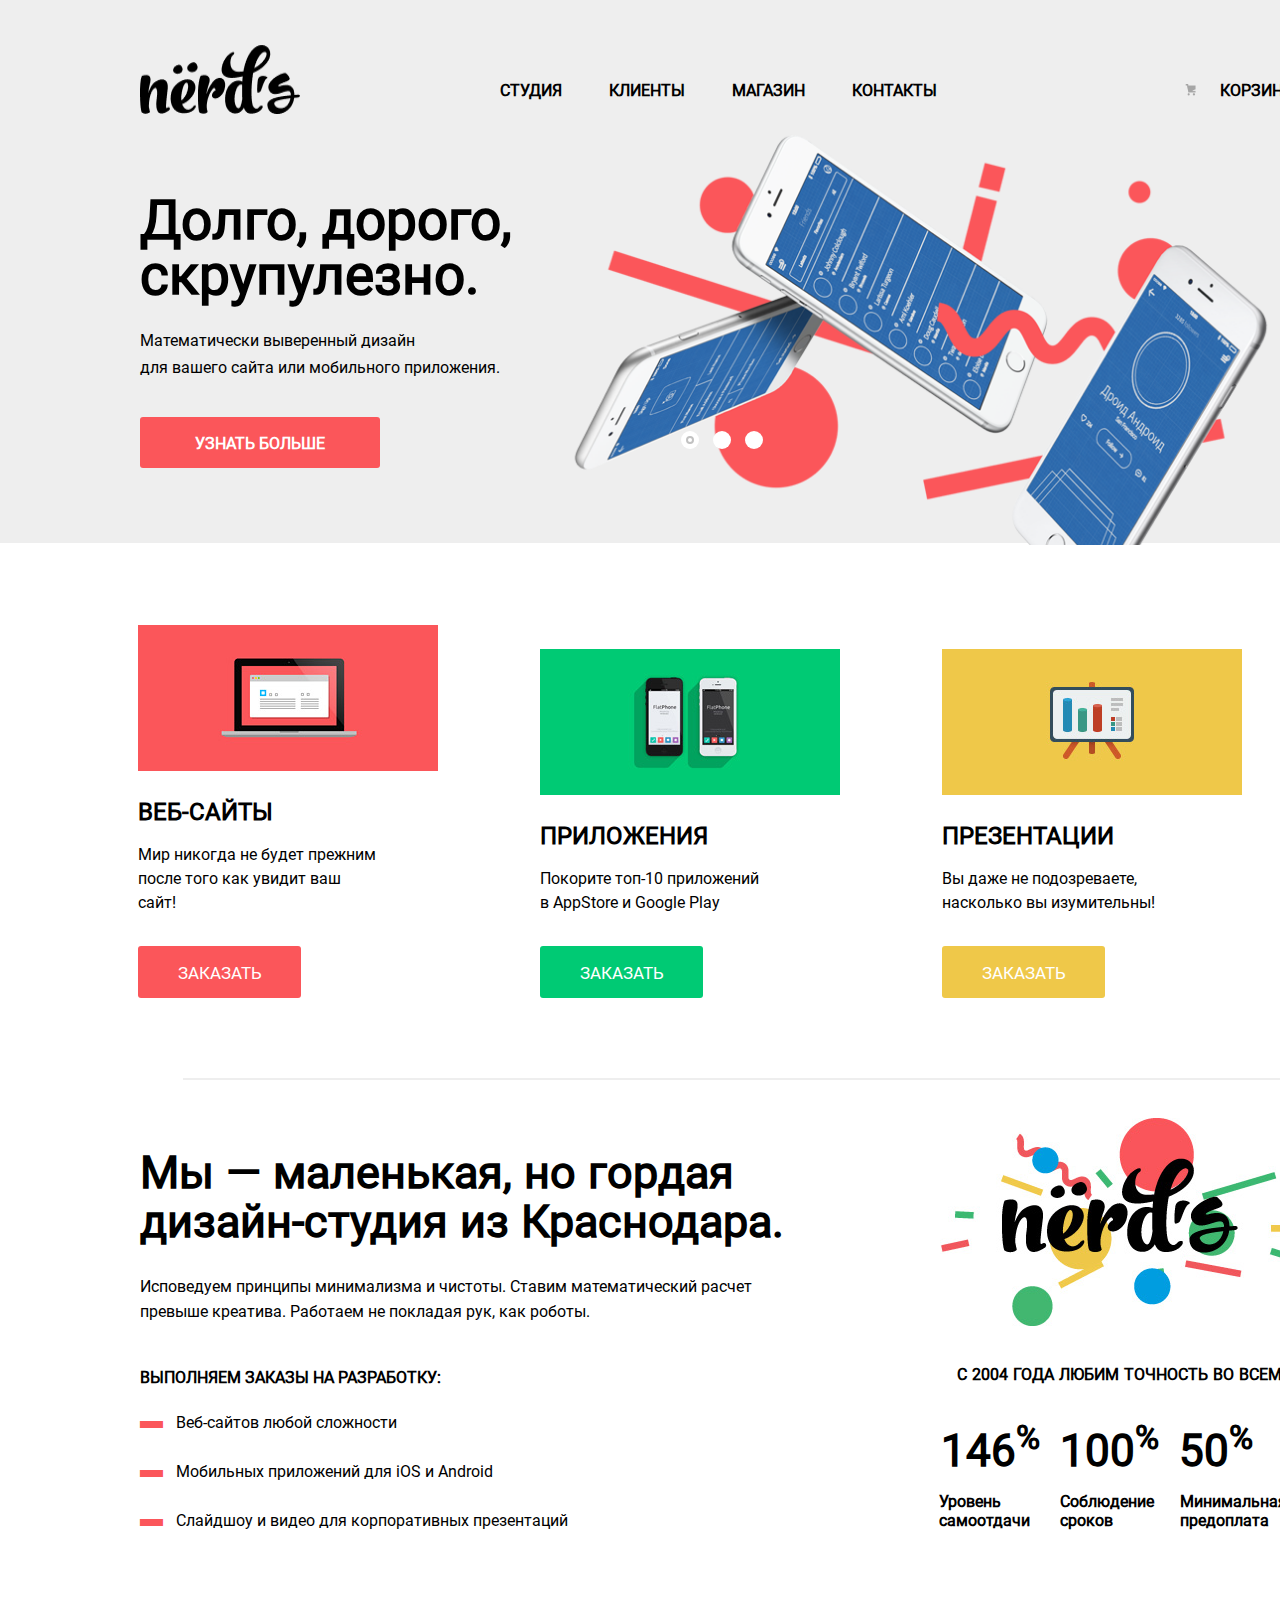
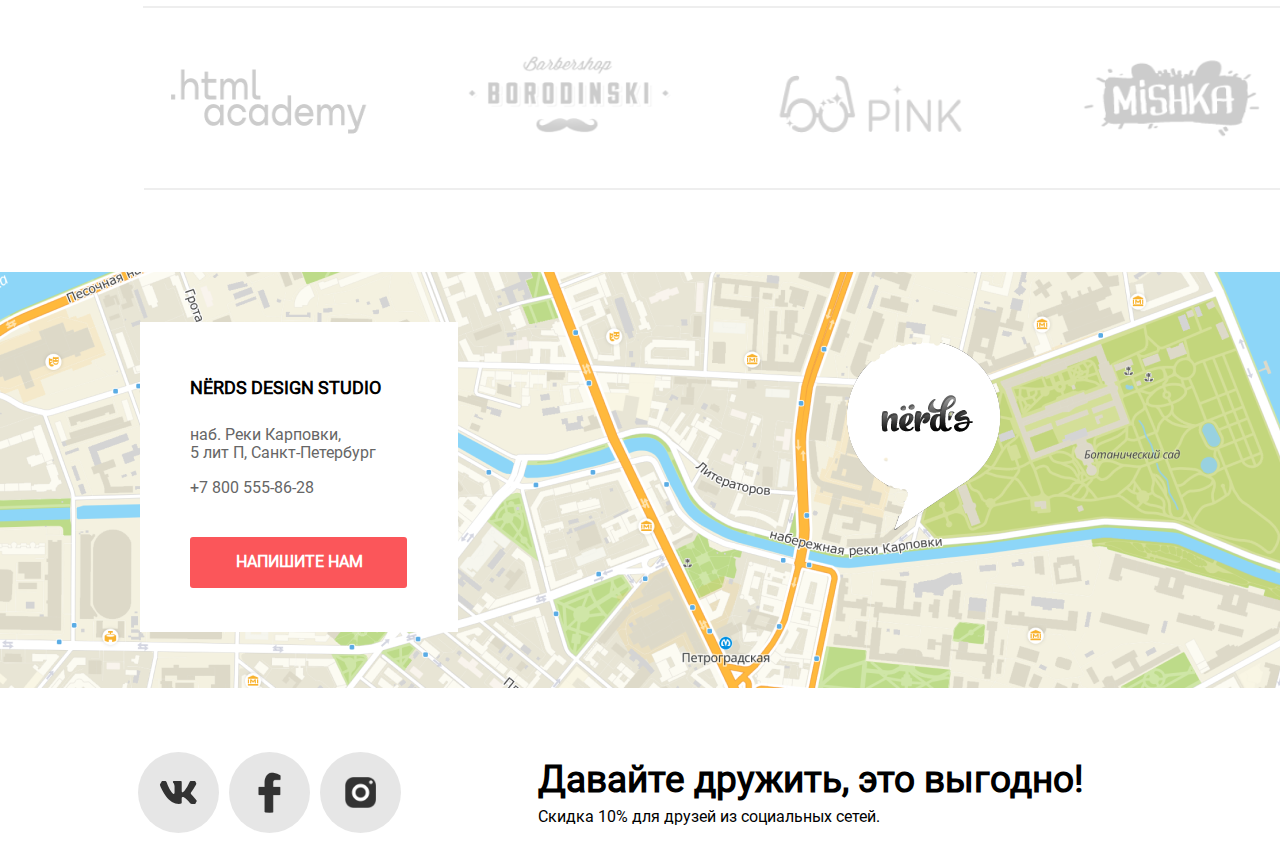
<file: index.html>
<!DOCTYPE html>
<html lang="en" dir="ltr">
<head>
  <meta charset="utf-8">
  <title>HTML Academy: Нёрдс Muy</title>
  <link rel="stylesheet" href="css/normalize.css" type="text/css" />
  <link rel="stylesheet" href="css/style.css" type="text/css" />
</head>
<body>
  <header class="header">
    <div class="main">
      <img  class = "logo" src="./img/nerds_logo.png" width="170" height="40" alt="логотип">
      <nav class= "menu-index"  >
        <ul>
          <li class="menu-item"><a href="#">студия</a></li>
          <li class="menu-item"><a href="#">клиенты</a></li>
          <li class="menu-item"><a href ='catalog.html'>Магазин</a></li>
          <li class="menu-item" ><a href="#"> контакты</a></li>
          <li class="menu-item-cart" ><a href="#">
            <img  class = "logo1" src="./img/cart_icon.png" width="15" height="15" alt="корзина">корзина</a></li>
          </ul>
        </nav>
        <section class="section-slider">
          <div class="slide">
            <div class="new-knew"><a class="button" href="#">Узнать больше</a></div>
          </div>
        </section>
        <ul class="slider_picture">
          <li>
            <input type="radio" id="slide1" name="slide" checked>
            <label class="slider_picture_label_small" for="slide1"></label>
            <label class="slider_picture_label" for="slide1"></label>
            <h2>Долго, дорого,
              скрупулезно.</h2>
              <p>
                Математически выверенный дизайн
                для вашего сайта или мобильного приложения.
              </p>
              <!--  -->
              <img src="img/index.png" alt="фон меню" width="760" height="431">
            </li>
            <li>
              <input type="radio" id="slide2" name="slide">
              <label class="slider_picture_label_small" for="slide2"></label>
              <label class="slider_picture_label" for="slide2"></label>
              <h2>Любим математику
                как никто другой</h2>
                <p>
                  Никакого кратива, только математические формулы
                  для расчета идеальных пропорций
                </p>
                <img src="img/index_slide2.png" alt="фон меню слайд2" width="760" height="431">
              </li>
              <li>
                <input type="radio" id="slide3" name="slide">
                <label class="slider_picture_label_small" for="slide3"></label>
                <label class="slider_picture_label" for="slide3"></label>
                <h2>Только ночь,
                  только хардкор</h2>
                  <p>
                    Работать днем, как все? Мы против этого.
                    Ближе к полуночи работа только начинается.
                  </p>
                  <img src="img/index_slide3.png" alt="фон меню слайд3" width="760" height="431">
                </li>
              </ul>

            </div>
          </header>
          <div class="main">
            <section class="services">
              <ul>
                <li>
                  <img src="img/sait.jpg" alt="Веб-сайты" width="300" height="146">
                  <h3>Веб-сайты</h3>
                  <p class="services-info">Мир никогда не будет прежним
                    после того как увидит ваш сайт!</p>
                    <a class= "button-web" href="#">Заказать</a>
                  </li>
                  <li>
                    <img src="img/play.png" alt="Приложения" width="300" height="146">
                    <h3>Приложения</h3>
                    <p class="services-info-AppStore">Покорите топ-10 приложений
                      в AppStore и Google Play</p>
                      <a class= "button-application" href="#">Заказать</a>
                    </li>
                    <li>
                      <img src="img/presen.png" alt="Презентации" width="300" height="146">
                      <h3>Презентации</h3>
                      <p class="services-info">Вы даже не подозреваете,
                        насколько вы изумительны!</p>
                        <a class ="button-presentation" href="#">Заказать</a>
                      </li>
                    </ul>
                    <hr class= "line"/>
                  </section>
                  <section class="company">
                    <div>
                      <h2 class="header-title">Мы — маленькая, но гордая
                        дизайн-студия из Краснодара.</h2>
                        <p class="header-info">Исповедуем принципы минимализма и чистоты. Ставим математический расчет
                          превыше креатива. Работаем не покладая рук, как роботы.</p>
                          <p class="detail-list-title">Выполняем заказы на разработку:</p>
                          <ul class="detail-list">
                            <li>Веб-сайтов любой сложности</li>
                            <li>Мобильных приложений для iOS и Android</li>
                            <li>Слайдшоу и видео для корпоративных презентаций</li>
                          </ul>
                        </div>
                      </section>
                      <section class="company">
                        <div class ="work">
                          <img src="img/nerds.png" alt= "nerds" width="360" height="280">
                          <div class = "since">с 2004 года Любим точность во всем:</div>
                          <ul class = "since-advantage-procent">
                            <li>146<sup>%</sup></li>
                            <li>100<sup>%</sup></li>
                            <li>50<sup>%</sup></li>
                          </ul>
                          <ul  class = "since-advantage">
                            <li>Уровень самоотдачи</li>
                            <li>Соблюдение сроков</li>
                            <li>Минимальная предоплата</li>
                          </ul>
                        </div>
                      </section>
                      <hr class = "line"/>
                      <section class="customers">
                        <ul>
                          <li>
                            <a href="#">
                              <img src="img/logo_htmlacademy.png" alt="logo_htmlacademy" width="220" height="86">
                            </a>
                          </li>
                          <li>
                            <a href="#">
                              <img src="img/logo_borodinsky.png" alt="logo_borodinsky" width="209" height="90">
                            </a>
                          </li>
                          <li>
                            <a href="#">
                              <img class="customers-pink" src="img/logo_pink.png" alt="logo_pink" width="185" height="52">
                            </a>
                          </li>
                          <li>
                            <a href="#">
                              <img class= "customers-mishka" src="img/logo_mishka.png" alt = "logo_mishka" width="173" height="84">
                            </a>
                          </li>
                        </ul>
                      </section>
                      <hr class="gorizontal-line" />
                    </div>
                    <footer>
                      <section class="adress">
                        <img src="img/map.png"
                        alt="Дизайн-студия NЁRDS расположена по адресу г. Санкт-Петербург, ул. Б. Конюшенная, д. 19/8" width="1440"
                        height="416">
                        <div class="main">
                          <div class="metka">
                            <img  src="img/metka.png" alt="metka" width="231" height="190"/>
                          </div>
                          <div class = "nerds">
                            <div>
                              <b>NЁRDS DESIGN STUDIO</b>
                              <p>наб. Реки Карповки,
                                5 лит П, Санкт-Петербург</p>
                                <p class = "tel"><a  href="tel:+78122757575">+7 800 555-86-28</a></p>
                                <a class="write-us button" href="#modal_open">Напишите нам</a>
                              </div>
                            </div>
                            <!-- окно -->
                            <!-- модальное окно -->
                            <!-- задний план модального окна -->
                            <div id="modal_open" class="background-modal">
                              <!-- само модальное окно -->
                              <div class="modal-content">
                                <!-- инфо в окне -->
                                <div class = "window">
                                  Напишите нам
                                  <ul class="sending">
                                    <li class="sending-form">
                                      <label class="data" for="login">Ваше имя:</label>
                                      <input autocapitalize="off"  name="login" id="login" placeholder="Имя Фамилия" required>
                                    </li>
                                    <li class="sending-form">
                                      <label class="data" for="email">Ваш e-mail:</label>
                                      <input type="email" name="email" id="email" placeholder="email@example.com" required>
                                    </li>
                                  </ul>
                                  <div class="data-text-email">
                                    <label  for="feedback-textarea">Текст письма:</label>
                                    <textarea name="text" id="feedback-textarea" placeholder="В свободной форме" required rows="5"></textarea>
                                  </div>
                                  <div >
                                    <button class="button-send"  type="button">Отправить</button>

                                  </div>
                                  <a href="#"  title="Закрыть модальное окно" class="close">×</a>
                                </div>
                              </div>
                            </div>
                          </div>
                          <!--  -->
                        </section>
                        <div class="main">
                          <div class="footer-website">
                            <ul class = "icons">
                              <li>
                                <a href="#" class="footer-btn footer-btn-vk">
                                  <img src="./img/vk.svg" alt="vk_icon" width="81" height="81"></a>
                                </li>
                                <li>
                                  <a href="#" class="footer-btn footer-btn-facebook">
                                    <img src="./img/facebook.png" alt="facebook_icon" width="81" height="81"></a>
                                  </li>
                                  <li>
                                    <a href="#" class="footer-btn footer-btn-inst">
                                      <img src="./img/instagram.png" alt="instagram_icon" width="81" height="81"></a>
                                    </li>
                                  </ul>
                                  <div class="footer-right-column">
                                    <h2 class="title">Давайте дружить, это выгодно!</h2>
                                    <p class="info">Скидка 10% для друзей из социальных сетей.</p>
                                  </div>
                                </div>
                              </div>
                            </footer>
                          </body>
                          </html>
</file>
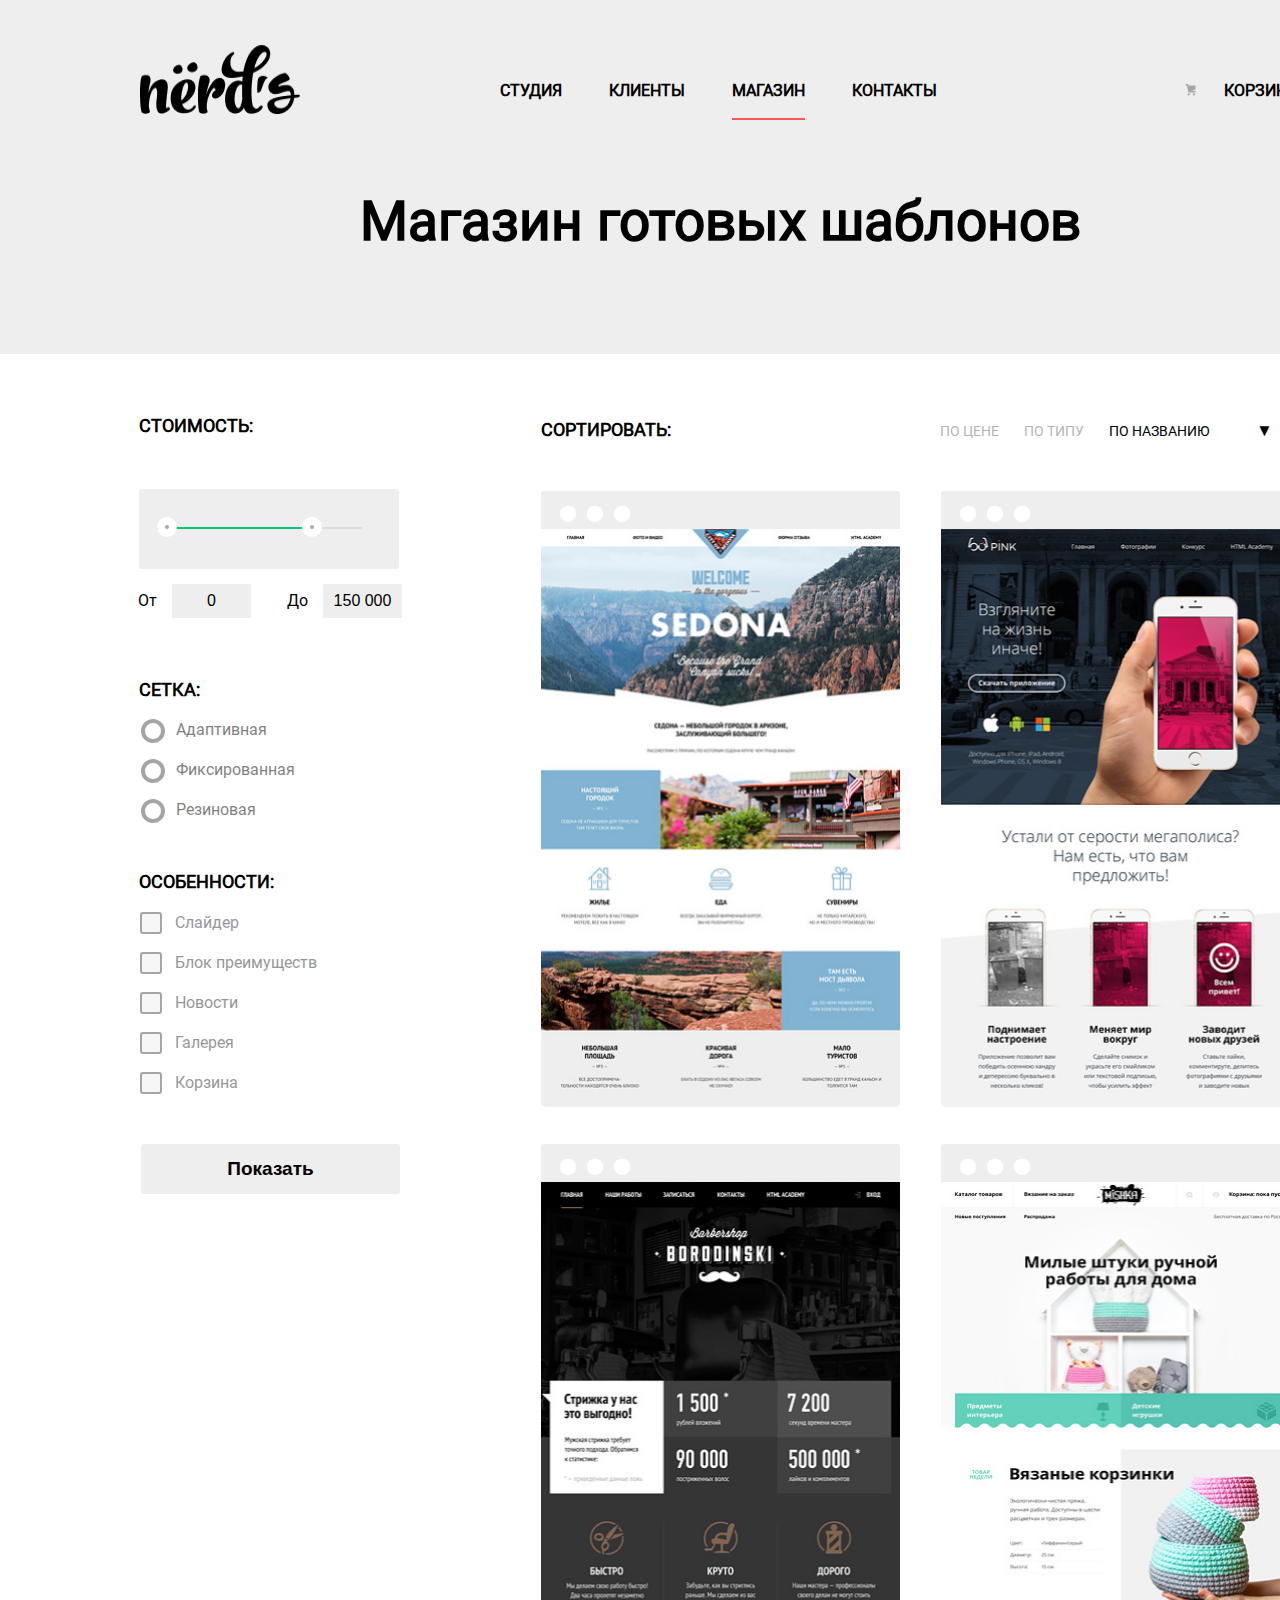
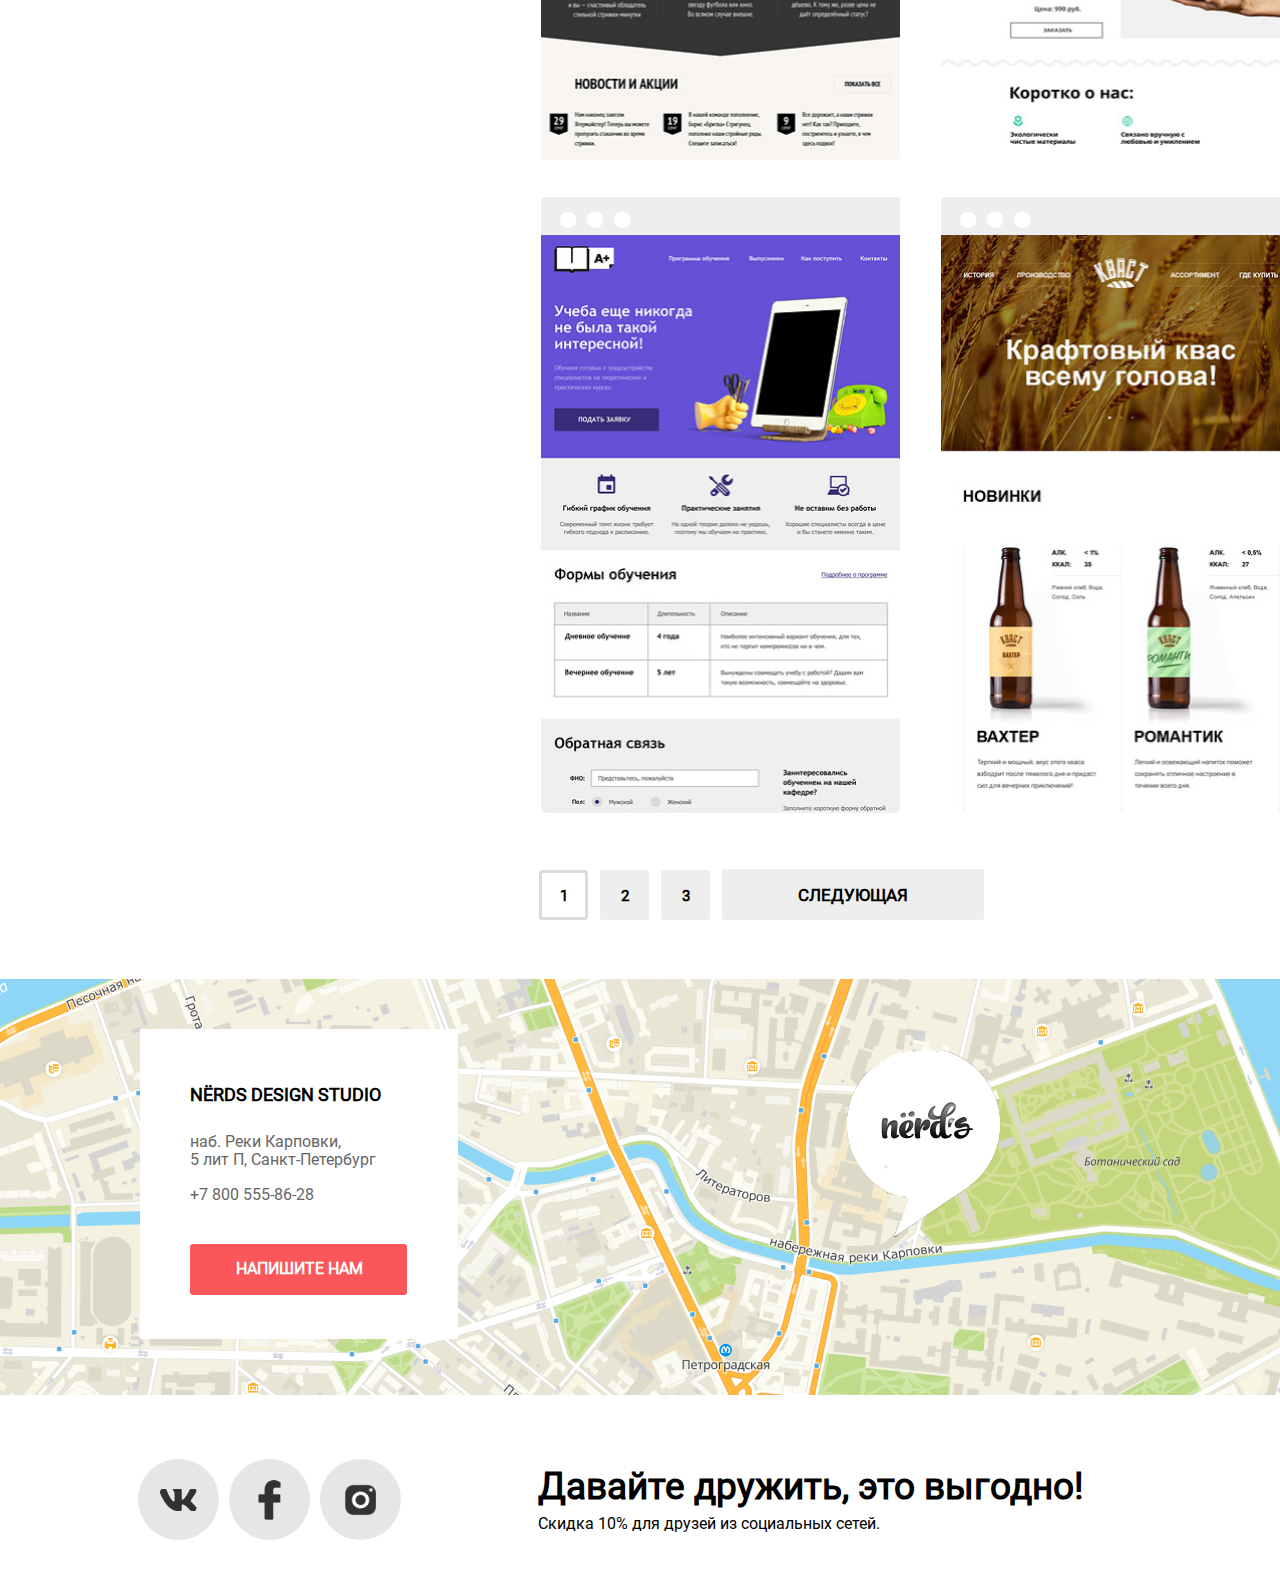
<file: catalog.html>
<!DOCTYPE html>
<html lang="en" dir="ltr">
<head>
  <meta charset="utf-8">
  <title>HTML Academy: Нёрдс Muy</title>
  <link rel="stylesheet" href="css/normalize.css" type="text/css" />
  <link rel="stylesheet" href="css/style.css" type="text/css" />
</head>
<body>
  <header class="header-catalog">
    <div class="main">
      <a href = 'index.html'><img  class = "logo" src="./img/nerds_logo.png" width="170" height="40" alt="логотип"></a>
      <nav class="menu-index">
        <ul>
          <li class="menu-item"><a href="#">студия</a></li>
          <li class="menu-item"><a href="#">клиенты</a></li>
          <li class="menu-item"><a href="#" class="current-menu-item">магазин</a></li>
          <li class="menu-item" ><a href="#"> контакты</a></li>
          <li class="menu-item-cart" ><a href="#">
            <img  class = "logo" src="./img/cart_icon.png" width="15" height="15" alt="корзина">
            корзина</a></li>
          </ul>
        </nav>
        <h1 class="shop"> Магазин готовых шаблонов</h1>
      </div>
    </header>
    <div class="main">
      <div class="middle">
        <section class="middle-section">
          <div class = "background-band">
            <div class = "band">
              <div class ="band-big-round">
                <div class ="band-small-round"></div>
              </div>
              <div class ="band-big-round-two">
                <div class ="band-small-round"></div>
              </div>
            </div>
          </div>
          <section class="filters">
            <form method="post" action="https://echo.htmlacademy.ru/">
              <fieldset>
                <legend>Стоимость:</legend>
              </fieldset>
              <div class = "min-max-price">
                <label>От
                  <input class = "min-max-price-text" type="text" name="min" value="0">
                </label>
                <label >До
                  <input  class = "min-max-price-text" type="text" name="max" value="150 000">
                </label>
              </div>
              <fieldset class=layout >
                <legend class = "setka">Сетка:</legend>
                <section class="block-radio">
                  <div class="radio">
                    <input class="radio-input" name="adaptive" type="radio" id="adaptive">
                    <label class="radio-label" for="adaptive">Адаптивная</label>
                  </div>
                  <div class="radio">
                    <input class="radio-input" name="fixed" type="radio" id="fixed">
                    <label class="radio-label" for="fixed">Фиксированная</label>
                  </div>
                  <div class="radio">
                    <input class="radio-input" name="fluid" type="radio" id="fluid">
                    <label class="radio-label" for="fluid">Резиновая</label>
                  </div>
                </section>
              </fieldset>
              <fieldset>
                <legend class="features">Особенности:</legend>
                <div class="checkbox">
                  <input class="checkbox-input" name="slider" type="checkbox" id="slider">
                  <label class="checkbox-label" for="slider">Слайдер</label>
                </div>
                <div class="checkbox">
                  <input class="checkbox-input" name="advantages-block" type="checkbox" id="advantages-block">
                  <label class="checkbox-label" for="advantages-block">Блок преимуществ</label>
                </div>
                <div class="checkbox">
                  <input class="checkbox-input" name="news" type="checkbox" id="news">
                  <label class="checkbox-label" for="news">Новости</label>
                </div>
                <div class="checkbox">
                  <input class="checkbox-input" name="gallery" type="checkbox" id="gallery">
                  <label class="checkbox-label" for="gallery">Галерея</label>
                </div>
                <div class="checkbox">
                  <input class="checkbox-input" name="cart" type="checkbox" id="cart">
                  <label class="checkbox-label" for="cart">Корзина</label>
                </div>

              </fieldset>
              <button class="button-info-left">Показать</button>
            </form>
          </section>
        </section>
        <section class="middle-right">
          <div  class="sort">
            СОРТИРОВАТЬ:
            <div class="sort-by">
              <ul class ="sort-by-item">
                <li class="sort-by-item-next"><a href="#">По цене</a></li>
                <li class="sort-by-item-next"><a href="#">По типу</a></li>
                <li class="sort-by-item-current">По названию</li>
              </ul>
            </div>
            <ul class ="sort-by-item-up-down" >
              <li>&#9660;</li>
              <li>&#9650;</li>
            </ul>
          </div>
          <div class="img-website">
            <uL class="img-screen-website">
              <li><p class = "round-screen">  </p>

                <img src="img/sedona.png" alt="Скриншот сайта Sedona"  width="359" height="578" >
                <div class="info-img">
                  <div class="block-info-img">
                    <div class="block-info-bottom">
                      <a href="#">
                        <h3>Sedona</h3>
                      </a>
                      <p class="sedona">Информационный сайт
                        для туристов</p>
                        <a class="button-price" href="#">9 900 руб.</a>
                      </div>
                    </div>
                  </div>
                </li>
                <li><p class = "round-screen">  </p>
                  <img src="img/2pink.png" alt="Скриншот сайта 2pink" width="359" height="578">
                  <div class="info-img">
                    <div class="block-info-img">
                      <div class="block-info-bottom">
                        <a href="#">
                          <h3>Pink APP</h3>
                        </a>
                        <p>Продуктовый лендинг приложения для iOS и Android</p>
                        <a class="button-price" href="#">9 900 руб.</a>
                      </div>
                    </div>
                  </div></li>
                </uL>
                <uL class="img-screen-website">
                  <li><p class = "round-screen"></p>
                    <img src="img/barbershop.png" alt="Скриншот сайта Barbershop" width="359" height="578">
                    <div class="info-img">
                      <div class="block-info-img">
                        <div class="block-info-bottom">
                          <a href="#">
                            <h3>Barbershop</h3>
                          </a>
                          <p>Сайт салоны красоты. Для мужчин, да.</p>
                          <a class="button-price" href="#">9 900 руб.</a>
                        </div>
                      </div>
                    </div></li>
                    <li><p class = "round-screen">  </p>
                      <img src="img/mishka.png" alt="Скриншот сайта MISHKA"  width="359" height="578">
                      <div class="info-img">
                        <div class="block-info-img">
                          <div class="block-info-bottom">
                            <a href="#">
                              <h3>MISHKA</h3>
                            </a>
                            <p>Интернет-магазин вязаных игрушек</p>
                            <a class="button-price" href="#">9 900 руб.</a>
                          </div>
                        </div>
                      </div></li>
                    </uL>
                    <uL class="img-screen-website">
                      <li><p class = "round-screen"></p>
                        <img src="img/aplus.png" alt="Скриншот сайта A Plus"  width="359" height="578">
                        <div class="info-img">
                          <div class="block-info-img">
                            <div class="block-info-bottom">
                              <a href="#">
                                <h3>A Plus</h3>
                              </a>
                              <p>Лендинг курсов повышения квалификации</p>
                              <a class="button-price" href="#">9 900 руб.</a>
                            </div>
                          </div>
                        </div></li>
                        <li><p class = "round-screen">  </p>
                          <img src="img/kvast.png" alt="Скриншот сайта КВАСТ" width="359" height="578">
                          <div class="info-img">
                            <div class="block-info-img">
                              <div class="block-info-bottom">
                                <a href="#">
                                  <h3>КВАСТ</h3>
                                </a>
                                <p>Промо-сайт производителя крафтового кваса</p>
                                <a class="button-price" href="#">9 900 руб.</a>
                              </div>
                            </div>
                          </div></li>
                        </uL>
                      </div>
                      <div class="page">
                        <ul>
                          <li><a class = "page-number-one">1</a></li>
                          <li><a class = "page-number" href="#">2</a></li>
                          <li><a class = "page-number" href="#">3</a></li>
                          <li><a class = "page-number-next" href="#">Следующая</a></li>
                        </ul>
                      </div>
                    </section>
                  </div>
                </div>
                <footer>
                  <section class="adress">
                    <img src="img/map.png"
                    alt="Дизайн-студия NЁRDS расположена по адресу г. Санкт-Петербург, ул. Б. Конюшенная, д. 19/8" width="1440"
                    height="416">
                    <div class="main">
                      <div class="metka">
                        <img  src="img/metka.png" alt="metka" width="231" height="190"/>
                      </div>
                      <div class = "nerds">
                        <div>
                          <b>NЁRDS DESIGN STUDIO</b>
                          <p>наб. Реки Карповки,
                            5 лит П, Санкт-Петербург</p>
                            <p class = "tel"><a  href="tel:+78122757575">+7 800 555-86-28</a></p>
                            <a class="write-us button" href="#modal_open">Напишите нам</a>
                          </div>
                        </div>
                        <!-- окно -->
                        <!-- модальное окно -->
                        <!-- задний план модального окна -->
                        <div id="modal_open" class="background-modal">
                          <!-- само модальное окно -->
                          <div class="modal-content">
                            <!-- инфо в окне -->
                            <div class = "window">
                              Напишите нам
                              <ul class="sending">
                                <li class="sending-form">
                                  <label class="data" for="login">Ваше имя:</label>
                                  <input autocapitalize="off"  name="login" id="login" placeholder="Имя Фамилия" required>
                                </li>
                                <li class="sending-form">
                                  <label class="data" for="email">Ваш e-mail:</label>
                                  <input type="email" name="email" id="email" placeholder="email@example.com" required>
                                </li>
                              </ul>
                              <div class="data-text-email">
                                <label  for="feedback-textarea">Текст письма:</label>
                                <textarea name="text" id="feedback-textarea" placeholder="В свободной форме" required rows="5"></textarea>
                              </div>
                              <div >
                                <button class="button-send"  type="button">Отправить</button>

                              </div>
                              <a href="#"  title="Закрыть модальное окно" class="close">×</a>
                            </div>
                          </div>
                        </div>
                      </div>
                      <!--  -->
                    </section>
                    <div class="main">
                      <div class="footer-website">
                        <ul class = "icons">
                          <li>
                            <a href="#" class="footer-btn footer-btn-vk">
                              <img src="./img/vk.svg" alt="vk_icon" width="81" height="81"></a>
                            </li>
                            <li>
                              <a href="#" class="footer-btn footer-btn-facebook">
                                <img src="./img/facebook.png" alt="facebook_icon" width="81" height="81"></a>
                              </li>
                              <li>
                                <a href="#" class="footer-btn footer-btn-inst">
                                  <img src="./img/instagram.png" alt="instagram_icon" width="81" height="81"></a>
                                </li>
                              </ul>
                              <div class="footer-right-column">
                                <h2 class="title">Давайте дружить, это выгодно!</h2>
                                <p class="info">Скидка 10% для друзей из социальных сетей.</p>
                              </div>
                            </div>
                          </div>
                        </footer>
                      </body>
                      </html>
</file>
<file: css/style.css>
@font-face {
  font-family: "Roboto";
  src: url("../fonts/roboto.woff"), url("../fonts/roboto.woff2");
  font-weight: normal;
  font-style: normal;
}

@font-face {
  font-family: "Robotobold";
  src: url("../fonts/robotobold.woff"), url("../fonts/robotobold.woff2");
  font-weight: normal;
  font-style: normal;
}

@font-face {
  font-family: "Robotomedium";
  src: url("../fonts/robotomedium.woff"), url("../fonts/robotomedium.woff2");
  font-weight: normal;
  font-style: normal;
}

body {
  min-width: 1440px;
  margin: 0 auto;
  padding: 0;
  margin-left: auto;
  background-color: white;
  color: black;
  font-family: "Roboto", "Robotobold", "Robotomedium";
  font-weight: 500;
  font-size: 16px;
  line-height: 22px;
}

p,
ul,
h1,
h2,
h3,
figure {
  margin: 0;
  padding: 0;
}

ul {
  list-style: none;
}

a {
  text-decoration: none;
  color: inherit;
}

fieldset {
  border: none;
}

.main {
  min-width: 1440px;
  max-width: 1440px;
  margin-left: auto;
  margin-right: auto;
}

.button,
.button-application,
.button-presentation,
.button-web,
.button-price {
  background-color: #FB565A;
  border: none;
  text-decoration: none;
  color: white;
  padding: 15px 54px 17px;
  font-weight: 700;
  font-size: 16px;
  border-radius: 3px;
}

.button:hover,
.button:hover {
  background-color: #E74246;
}

.button:active,
.button:active {
  background-color: #D7373B;
  box-shadow: inset 0px 3px 0px rgba(0, 1, 1, 0.1);
  border-radius: 3px;
}

.header {
  background-color: #EEEEEE;
  height: 543px;
}

.header-catalog {
  background-color: #EEEEEE;
  height: 354px;
}

.logo {
  margin-top: 44px;
}

.logo,.logo1 {
  padding-left: 140px;
  min-height: 70px;
  max-width: 160px;
}

.logo:active {
  opacity: .3;
}

/* шапка меню */

.menu-index {
  margin-left: 457px;
  padding-bottom: 9px;
  margin-top: -129px;
  z-index: 2;
}

.menu-item a,
.menu-item-cart a {
  margin-top: 78px;
  color: #000000;
  text-decoration: none;
  font-size: 16px;
  text-transform: uppercase;
  font-weight: 700;
}

.menu-item a {
  margin-left: 44px;
}

.menu-item,
.menu-item-cart {
  display: inline-block;
  margin-top: 80px;
  margin-left: -1px;
}

.menu-item {
  margin-left: -1px;
}

.menu-item-cart {
  margin-left: 100px;
}

.menu-item a:hover,
.menu-item-cart a:hover {
  color: #FB565A;
}

.menu-item a:active,
.menu-item-cart a:active {
  color: #000000;
  opacity: .3;
}

.menu-item-cart img {
  margin-right: 20px;
  margin-top: 0px;
  min-height: 25px;
  min-width: 19px;
}

.section-slider {
  width: 100%;
  height: 473px;
  left: 140px;
  display: inline-flex;
}

.section-slider img {
  margin-top: 2px;
}

.slide {
  width: 1157px;
  height: 431px;
  margin-top: 10px;
  padding-left: 140px;
}

.slide h2 {
  margin-left: -3px;
  top: 114px;
  padding-top: 68px;
  font-size: 56px;
  line-height: 100%;
  max-width: 576px;
}

.slide p {
  white-space: pre;
  font-size: 16px;
  margin-left: -47px;
  line-height: 25px;
  margin-top: 2px;
  margin-bottom: 26px;
}
.new-knew{
  margin-top: 312px;
}
.new-knew a {
  text-transform: uppercase;
  font-size: 100%;
  padding: 17px 55px 15px 55px;
}

.new-knew a:hover {
  background-color: #E74246;
}

.new-knew a:active {
  background-color: #D7373B;
  color: #FB565A;
  box-shadow: inset 0px 3px 0px rgba(0, 1, 1, 0.1);
  border-radius: 3px;
}
/* слайдеры */
.slider_picture{
  margin-left: 1296px;
  margin-top: -550px;
  z-index: 1;
}
.slider_picture img{
  min-width: 754px;
  min-height: 428px;
  margin-top: 93px;
}

.slider_picture li {
  list-style: none;
  position: absolute;
  margin-left: -751px;
  max-height: 102px;
  margin-top: 413px;
}
.slider_picture input {
  display: none;
}

/* Navigation */

.slider_picture_label {
  background-color: #FFFFFF;
  border: .2em solid transparent;
  bottom: 100px;
  left: 113px;
  border-radius: 100%;
  cursor: pointer;
  display: block;
  height: 12px;
  opacity: 1;
  position: absolute;
  width: 12px;
  visibility: visible;
  z-index: 1;
  margin-left: 128px;
}

.slider_picture_label_small{
  left: 141px;
  bottom: 105px;
  border-radius: 100%;
  cursor: pointer;
  display: block;
  height: 4px;
  opacity: 1;
  position: absolute;
  width: 4px;
  visibility: visible;
  z-index: 2;
}

.slider_picture input:checked + .slider_picture_label_small{
  border: 2px solid #C1C1C1;
}

li:nth-child(1) .slider_picture_label {
  left: .5em;
}
li:nth-child(2) .slider_picture_label {
  left: 2.5em;
}
li:nth-child(2) .slider_picture_label_small {
  left: 173.5px;
}
li:nth-child(3) .slider_picture_label{
  left: 4.5em;
}
li:nth-child(3) .slider_picture_label_small{
  left: 205px;
}

/* Images */

.slider_picture img {
  height: 18.75em;
  opacity: 1;
  width: 25em;
  visibility: hidden;
  margin-top: -330px;
  margin-left: -4px;
}
.slider_picture li input:checked ~ img {
  opacity: 1;
  visibility: visible;

}
.slider_picture p {
  height: 18.75em;
  margin-left: -469px;
  margin-top: -147px;
  line-height: 27px;
  font-size: 16px;
  position: absolute;
  opacity: 1;
  white-space: pre;
  width: 25em;
  max-height: 0px;
  visibility: hidden;
}

.slider_picture li input:checked ~ p {
  opacity: 1;
  visibility: visible;

}

.slider_picture h2 {
  height: 18.75em;
  margin-left: -405px;
  margin-top: -254px;
  line-height: 55px;
  font-size: 55px;
  position: absolute;
  opacity: 1;
  visibility: hidden;
  max-height: 0px;
  max-width: 517px;
}

.slider_picture li input:checked ~ h2 {
  opacity: 1;
  visibility: visible;

}
/*  */

.section-services {
  width: 1100px;
  height: 347px;
  left: 140px;
  top: 625px;
}


/* услуги */

.services {
  margin-left: 40px;
  margin-top: 4px;
  margin-bottom: 22px;
}

.services h3 {
  font-size: 24px;
  margin-top: -2px;
  text-transform: uppercase;
}

.services h2 {
  margin-top: 40px;
  margin-left: 100px;
}

.services li {
  display: inline-block;
  margin-left: 98px;
  margin-top: 78px;
  font-size: 28px;
  font-weight: 700;
  line-height: 52px;
  margin-bottom: -5px;
}

.services-info {
  max-width: 244px;
}
.services-info-AppStore {
  max-width: 225px;
}

.services-info, .services-info-AppStore {
  font-size: 16px;
  line-height: 24px;
  font-weight: 500;
  margin-top: 5px;
  margin-bottom: 18px;
}

.button-web,
.button-application,
.button-presentation {
  line-height: 80px;
}

.button-web {
  padding: 17px 39px 15px 40px;
  font-weight: 500;
  font-size: 60%;
  text-transform: uppercase;
}

.button-web:hover {
  background-color: #E74246;
}

.button-web:active {
  background-color: #D7373B;
  color: #FB565A;
  box-shadow: inset 0px 3px 0px rgba(0, 1, 1, 0.1);
  border-radius: 3px;
}

.button-application {
  background-color: #00CA74;
  padding: 17px 39px 15px 40px;
  font-weight: 500;
  font-size: 60%;
  text-transform: uppercase;
}

.button-application:hover {
  background-color: #00BC6C;
}

.button-application:active {
  background-color: #00AA62;
  color: #00CA74;
  box-shadow: inset 0px 3px 0px rgba(0, 1, 1, 0.1);
  border-radius: 3px;
}

.button-presentation {
  background-color: #EFC849;
  padding: 17px 39px 15px 40px;
  font-weight: 500;
  font-size: 60%;
  text-transform: uppercase;
}

.button-presentation:hover {
  background-color: #EAB534;
}

.button-presentation:active {
  background-color: #E5A722;
  color: #EFC849;
  box-shadow: inset 0px 3px 0px rgba(0, 1, 1, 0.1);
  border-radius: 3px;
}

.gorizontal-line {
  width: 80%;
  margin-left: 10%;
  margin-bottom: 82px;
}

.gorizontal-line,
.line {
  border: none;
  /* Убираем границу */
  background-color: #EEEEEE;
  /* Цвет линии */
  color: #EEEEEE;
  /* Цвет линии для IE6-7 */
  height: 2px;
  /* Толщина линии */
  margin-top: 5%;
  margin-right: 10%;
}

.line {
  margin-left: 143px;
  width: 80%;
}

.company {
  margin-left: 140px;
  margin-top: 44px;
  display: inline-block;
  margin-bottom: -15px;
}

.company h2 {
  font-size: 45px;
  line-height: 49px;
  margin-bottom: 28px;
  margin-top: 2px;
  word-spacing: 1px;
  max-width: 647px;
}

.header-info {
  line-height: 25px;
  margin-bottom: 43px;
  max-width: 647px;
}

.detail-list-title {
  font-weight: 700;
  font-size: 16px;
  text-transform: uppercase;
}

.detail-list {
  margin-top: 8px;
  line-height: 47px;
}

.detail-list li::before {
  content: "\25AC      ";
  color: #FB565A;
  border: none;
  font-size: 23px;
  word-spacing: 7px;
}

.work {
  display: inline-block;
  margin-top: -33%;
  text-align: center;
  line-height: 16px;
}

.work p {
  text-align: left;
  font-weight: 800;
}

.work img {
  height: 90%;
  margin-left: -68px;
  margin-bottom: 38px;
}

.since {
  margin-left: -65px;
  font-weight: 700;
  margin-bottom: 39px;
  word-spacing: 1px;
  text-transform: uppercase;
}

.since-advantage-procent,
.since-advantage {
  margin-left: -130px;
  padding-top: 31px;
}

.since-advantage-procent li,
.since-advantage li {
  display: inline-block;
  margin-left: 16px;
  margin-top: -17px;
  font-size: 44px;
  font-weight: 700;
  margin-bottom: 19px;
}

.since-advantage {
  margin-left: -76px;
}

.since-advantage li {
  font-size: 16px;
  text-align: left;
  margin-left: 2px;
  font-weight: 700;
  width: 22%;
  line-height: 120%;
}

.customers {
  margin-left: 84px;
  margin-top: -29px;
}

.customers li {
  display: inline-block;
}

.customers img {
  margin-left: 79px;
  margin-top: 61px;
  margin-bottom: -30px;
  opacity: 0.2;
}

.customers-pink {
  padding-left: 12px;
  padding-top: 7px;
  min-height: 74px;
  min-width: 201px;
}

.customers-mishka {
  padding-left: 22px;
  padding-top: 8px;
  min-height: 80px;
  min-width: 190px;
}

.customers img:hover {
  opacity: 1;
}

.customers img:active {
  opacity: .1;
}

.adress img {
  width: 100%;
}

.metka img {
  position: absolute;
  height: 190px;
  width: 231px;
  margin-left: 846px;
  margin-top: -354px
}

.nerds {
  background-color: #FFFFFF;
  width: 268px;
  margin-left: 140px;
  padding-left: 50px;
  margin-right: 50px;
  margin-top: -372px;
  position: absolute;
  padding-top: 45px;
  line-height: 41px;
  min-height: 265px;
}

.nerds b {
  font-size: 18px;
}

.nerds p {
  margin-top: 17px;
  margin-bottom: 17px;
  color: #666666;
  line-height: 18px;
  white-space: pre-line;
  max-width: 191px;

}

.tel {
  padding-bottom: 27px;
}

.tel a {
  color: #666666;
  text-decoration: none;
}

.write-us {
  text-transform: uppercase;
  padding-right: 44px;
  padding-left: 46px;
  font-size: 16px;
}


/* отдельное окно */

.background-modal {
  position: fixed;
  top: 0;
  right: 0;
  bottom: 0;
  left: 0;
  z-index: 1050;
  display: none;
  margin: inherit;

}

.background-modal:target {
  display: block;
  overflow-y: auto;
}

.modal-content {
  display: flex;
  flex-direction: column;
  background-color: #fff;
  min-height: 590px;
  outline: 0;
  position: relative;
  max-width: 960px;
  margin-left: auto;
  margin-right: auto;
  margin-top: 123px;
  box-shadow: 0px 20px 40px rgba(0, 0, 0, 0.4);
}

.close {
  padding: 1px 5px 0;
  font-size: 50px;
  line-height: 1;
  color: #FB565A;
  text-shadow: 0 1px 0 #fff;
  opacity: .5;
  text-decoration: none;
  top: 4px;
  right: 45px;
  position: absolute;
  margin-top: 55px;
  margin-right: 39px
}

.close:hover {
  opacity: 1;
}

.close:active {
  opacity: .2;
}

.my-modal-body {
  position: relative;
  -webkit-box-flex: 1;
  -webkit-flex: 1 1 auto;
  -ms-flex: 1 1 auto;
  flex: 1 1 auto;
  padding: 15px;
  overflow: auto;
}


/* стили в нем */

.window {
  color: black;
  font-size: 45px;
  margin-left: 100px;
  margin-top: 68px;
}

.data {
  display: block;
  font-size: 16px;
  color: black;
  font-weight: 800;
  margin-bottom: 9px;
  margin-top: 58px;
}

.sending-form {
  margin-right: 30px;
  margin-bottom: 29px;
}
.sending li{
  display: inline-block;
}


.sending-form input {
  min-width: 352px;
  min-height: 43px;
  font-size: 16px;
  text-indent: 9px;
  border: 2px solid #D7DCDE;
  border-radius: 3px;
  margin-bottom: -11px;
}

.sending-form input:active,
.feedback-right-column input:active {
  background-color: white;
  border: 2px solid black
}

.sending-form input:hover,
.feedback-right-column input:hover {
  border: 2px solid #B4B9BB;
}

.data-text-email label {
  font-size: 16px;
  font-weight: 700;
}

.data-text-email textarea {
  margin-top: 9px;
  padding-top: 12px;
  padding-left: 15px;
  font-size: 16px;
  font-weight: 100;
  min-width: 740px;
  min-height: 95px;
  border: 2px solid #D7DCDE;
  border-radius: 3px;
  margin-bottom: 51px;
}

.data-text-email textarea:hover {
  border: 2px solid #B4B9BB;
}

.button-send {
  min-width: 259px;
  min-height: 50px;
  background-color: #FB565A;
  margin-right: 5%;
  font-size: 16px;
  font-weight: 500;
  text-transform: uppercase;
  margin-bottom: 4%;
  border-radius: 3px;
  color: #FFFFFF;
  border: none;
}

.button-send:hover {
  background-color: #E74246;
}

.button-send:active {
  background-color: #D7373B;
  color: #FB565A;
  box-shadow: inset 0px 3px 0px rgba(0, 1, 1, 0.1);
  border-radius: 3px;
}
/*  */

.footer-website {
  margin-left: 132px;
  margin-top: 20px;
}

.icons li {
  display: inline-block;
  height: 81px;
  width: 81px;
  margin-left: 6px;
  margin-top: 38px;
}

.footer-btn img {
  height: 50%;
  width: 50%;
  background-color: #E1E1E1;
  padding: 25% 25% 25% 25%;
  border-radius: 50%;
  opacity: .8;
}

.footer-btn img:hover {
  background-color: #E74246;
  opacity: 1;
}

.footer-btn img:active {
  background-color: #D7373B;
  opacity: 1;
  box-shadow: inset 0px 3px 0px rgba(0, 1, 1, 0.1);
  border-radius: 3px;
}

.footer-right-column {
  margin-left: 406px;
  margin-top: -73px;
  line-height: 27px;
  margin-bottom: 33px;
}

.footer-right-column h2 {
  font-size: 37px;
}

.title {
  font-size: 36px;
  margin-bottom: 10px;
}


/* для второй страницы */


/* шапка меню */

.menu-catalog {
  margin-left: 502px;
  padding-bottom: 192px;
}

.current-menu-item {
  padding-bottom: 18px;
  border-bottom: 2px solid #FB565A;
}

.shop {
  text-align: center;
  font-size: 55px;
  margin-top: 99px;
}
/* середина */

legend {
  font-weight: 700;
  text-transform: uppercase;
  font-size: 18px;
  margin-bottom: 819px;
  padding-top: 6px;
  margin-left: 5px;
}

.middle {
  margin-top: 55px;
}

.sort {
  margin-left: 541px;
  font-size: 18px;
  font-weight: 700;
  margin-top: -775px;
  margin-bottom: -35px;
}

.sort-by {
  margin-left: 399px;
  margin-top: -21px;
  font-size: 14px;
  font-weight: 400;
  text-transform: uppercase;
}

.sort-by-item li {
  display: inline-block;
  margin-right: 22px;
}

.sort-by-item-current {
  opacity: 1;
}

.sort-by-item-next {
  opacity: 0.3;
}

.sort-by-item-up-down {
  margin-left: 715px;
  margin-top: -23px;
  font-size: 17px;
  ;
}

.sort-by-item-up-down li {
  margin-right: 10px;
  margin-top: -36px;
  display: inline-block;
}

.sort-by-item li:hover,
.sort-by-item-up-down li:hover {
  opacity: 0.5;
}

.sort-by-item li:active,
.sort-by-item-up-down li:active {
  opacity: 1;
}

.img-website {
  margin-top: 82px;
  margin-left: 543px;
}

.img-screen-website {
  margin-left: -2px;
}

.img-screen-website li {
  display: inline-block;
  margin-bottom: 6px;
  background: linear-gradient(to top, #FFFFFF 50%, #EEEEEE 50%);
  padding: 1% 0% 0% 0%;
  text-indent: 3%;
  text-align: justify;
  border-radius: 3px;
  margin-right: 37px;
  margin-top: 3px;
}

.img-screen-website li:hover {
  background: linear-gradient(to top, #FFFFFF 50%, #4D4D4D 50%);
}

.img-screen-website img {
  border-radius: 0px 0px 5px 5px;
}

.info-img {
  position: relative;
  width: 100%;
  height: 543px;
  margin-top: -521px;
}

.info-img:hover .block-info-img {
  display: block;
}

.block-info-img {
  position: absolute;
  left: 0;
  bottom: 0;
  right: 0;
  top: 0;
  background-color: transparent;
  border-radius: 3px;
  color: black;
  display: none;
  text-align: center;
}

.block-info-bottom{
  background-color: #EEEEEE;
  min-height: 231px;
  margin-top: 353px;
  max-width: 360px;
  margin-left: -1px;
  max-height: 169px;
  border-radius: 3px;

}

.block-info-img p {
  color: #666666;
  margin-left: auto;
  margin-right: auto;
  text-align: center;
  max-width: 255px;
  max-height: 37px;
  font-size: 16px;
  font-weight: 400;
  padding-top: 16px;
  line-height: 19px;
  padding-bottom: 47px;
  margin-left: 48px;
}

.sedona {
  white-space: pre-line;
}

.block-info-img h3 {
  font-size: 18px;
  font-weight: 700;
  padding-top: 31px;
  margin-left: -7px;
  text-transform: uppercase;
}

.block-info-img h3:hover {
  color: #FB565A;
}

.block-info-img h3:active {
  color: #000000;
  opacity: 0.5;
}

.button-price {
  padding-left: 72px;
  min-width: 1527px;
  padding-bottom: 14px;
}
/*  */

.round-screen {
  white-space: pre;
  font-size: 16px;
  letter-spacing: 9px;
  margin-bottom: 5px;
  margin-left: 7px;
  margin-top: 2px;
}

.round-screen::before {
  content: "\2B24 \2B24 \2B24";
  color: white;
}

.page {
  margin-left: 531px;
  margin-top: 22px;
  margin-bottom: 46px
}

.page li {
  display: inline-block;
  margin-left: -3px;
}

.page-number,
.page-number-one,
.page-number-next {
  margin-left: 11px;
  margin-bottom: 5%;
  background-color: #EEEEEE;
  border: 3px solid #EEEEEE;
  font-weight: 700;
  text-align: center;
  font-size: 15px;
  border-radius: 3px;
  text-transform: uppercase;
}

.page-number,
.page-number-one {
  padding-top: 12px;
  min-width: 43px;
  min-height: 32px;
}

.page-number-next {
  padding-top: 12px;
  min-width: 256px;
  min-height: 33px;
  font-size: 17px;
}

.page-number,
.page-number-one,
.page-number-next {
  display: inline-block;
  margin-left: 11px;
  margin-bottom: 5%;
  background-color: #EEEEEE;
  border: 3px solid #EEEEEE;
  font-weight: 700;
  text-align: center;
  ;
  border-radius: 3px;
}

.page-number:hover,
.page-number-one:hover,
.page-number-next:hover {
  background-color: #DFDFDF;
}

.page-number:active,
.page-number-one:active,
.page-number-next:active {
  background-color: #D5D5D5;
  opacity: 0.5;
  box-shadow: inset 0px 3px 0px rgba(0, 1, 1, 0.1);
  border-radius: 3px;
}

.page-number-one {
  background-color: #FFFFFF;
  border: 3px solid #DBDBDB;
}

.filters {
  margin-left: 120px;
}

.background-band {
  background-color: #EEEEEE;
  margin-left: 139px;
  margin-top: 80px;
  border-radius: 3px;
  min-width: 260px;
  min-height: 80px;
  position: absolute;
}

.band {
  background: linear-gradient(to right, #00CA74 146px, #D7DCDF 59px);
  margin-left: 18px;
  min-height: 2px;
  max-height: 2px;
  margin-top: 38px;
  border-radius: 3px;
  min-width: 205px;
  display: inline-block;
}

.band-big-round,
.band-big-round-two {
  position: relative;
  width: 20px;
  height: 20px;
  background: #FFFFFF;
  border-radius: 50px;
  bottom: 10px;
  display: inline-block;
}

.band-big-round-two {
  margin-left: 121px;
}

.band-small-round {
  position: absolute;
  top: 8px;
  left: 8px;
  width: 4px;
  height: 4px;
  background: #ABABAB;
  border-radius: 25px;
}

.min-max-price {
  display: block;
  margin-left: -14px;
  margin-bottom: 55px;
  margin-top: -688px;
  font-size: 16px;
}

.min-max-price label {
  display: inline-block;
  margin-left: 32px;
}

.min-max-price-text {
  max-width: 55px;
  min-width: 75px;
  min-height: 32px;
  border: none;
  background-color: #EEEEEE;
  border-radius: 1px;
  text-align: center;
  font-size: 16px;
}

.min-max-price-text {
  margin-left: 11px;
}

.layout {
  margin-bottom: 16px;
}

.setka {
  margin-bottom: 11px;
  font-size: 18px;
  font-weight: 700;
}

.radio {
  position: relative;
  margin-bottom: 18px;
  opacity: 0.5;
  font-weight: 400;
  margin-left: 7px;
  margin-top: 2px;
  font-size: 16px;
}

.radio:hover {
  opacity: 1;
}

.radio:active {
  opacity: 0.2;
}
/* Спрячем дефолтные маленькие кружочки, свойство appearance обязательно прописываем с вендорными префиксами. */

.radio-input {
  appearance: none;
  /* убираем стандартные кружочки */
  position: absolute;
  border: none;
}
/* Стилизуем текст внутри тега label. */

.radio-label {
  padding-left: 35px;
  font-size: 1rem;
  cursor: pointer;
  /* курсор рука */
}

/* Создадим два состояния radio кнопок, с помощью псевдоэлементов before+after.
Стилизуем before, как пустой белый кружок, after – кружок с цветным фоном,
изображающий отмеченное состояние. На деле, круг с меньшим диаметром after,
будет находиться внутри круга с большим диаметром before. */
/* Стилизуем псевдоэлемент before */

.radio-label:before {
  content: "";
  display: block;
  width: 16px;
  height: 16px;
  border: 4px solid #4D4D4D;
  background-color: #fff;
  border-radius: 50%;
  position: absolute;
  top: 0;
  left: 0;
  z-index: 1;
  transition: border .1s linear;
}
/* Стилизуем псевдоэлемент after */

.radio-label::after {
  content: "";
  display: block;
  width: 9px;
  height: 9px;
  background-color: #4D4D4D;
  border-radius: 50%;
  opacity: 0;
  position: absolute;
  top: 7px;
  left: 7px;
  z-index: 2;
  /* на верхнем слое */
  transition: opacity .1s linear;
  /* плавный переход для opacity */
}

.radio-input:checked + .radio-label:after {
  opacity: 1;
}
/* checkbox */

.checkbox {
  position: relative;
  margin-bottom: 20px;
  opacity: 0.5;
  font-size: 16px;
  font-weight: 400;
  margin-top: -2px;
  margin-left: 6px;
}

.checkbox:hover {
  opacity: 1;
}

.checkbox:active {
  opacity: 0.2;
}
/* Спрячем дефолтные маленькие кружочки, свойство appearance обязательно прописываем с вендорными префиксами. */

.checkbox-input {
  appearance: none;
  /* убираем стандартные кружочки */
  position: absolute;
  border: none;
}
/* Стилизуем текст внутри тега label. */

.checkbox-label {
  padding-left: 35px;
  /* отступ слева */
  font-size: 1rem;
  color: #283136;
  cursor: pointer;
  /* курсор рука */
}


/* Создадим два состояния checkbox кнопок, с помощью псевдоэлементов before+after. Стилизуем before, как пустой белый кружок, after – кружок с цветным фоном, изображающий отмеченное состояние. На деле, круг с меньшим диаметром after, будет находиться внутри круга с большим диаметром before. */
/* Стилизуем псевдоэлемент before */

.checkbox-label:before {
  content: "";
  display: block;
  width: 18px;
  height: 18px;
  border: 2px solid #4D4D4D;
  background-color: #EEEEEE;
  border-radius: 3px;
  position: absolute;
  top: 0;
  left: 0;
  z-index: 1;
  transition: border .1s linear;
}
/* Стилизуем псевдоэлемент after */

.checkbox-label:after {
  content: "\2714";
  display: block;
  width: 14px;
  height: 10px;
  color: #4D4D4D;
  opacity: 0;
  /* полностью прозрачный */
  position: absolute;
  top: 0px;
  left: 5px;
  z-index: 2;
  /* на верхнем слое */
  transition: opacity .1s linear;
  /* плавный переход для opacity */
  font-size: 120%;
}

.checkbox-input:checked + .checkbox-label:after {
  opacity: 1;
}

.features {
  margin-bottom: 15px;
  font-size: 18px;
  font-weight: 700;
}

.button-info-left {
  margin-top: 20px;
  margin-left: 21px;
  border: none;
  font-weight: 600;
  font-size: 19px;
  border-radius: 3px;
  min-width: 259px;
  min-height: 50px;
  background-color: #EEEEEE;
  color: #000000
}

.button-info-left:hover {
  background-color: #DFDFDF
}

.button-info-left:active {
  background-color: #D5D5D5;
  opacity: 0.5;
  box-shadow: inset 0px 3px 0px rgba(0, 1, 1, 0.1);
  border-radius: 3px;
}
</file>
